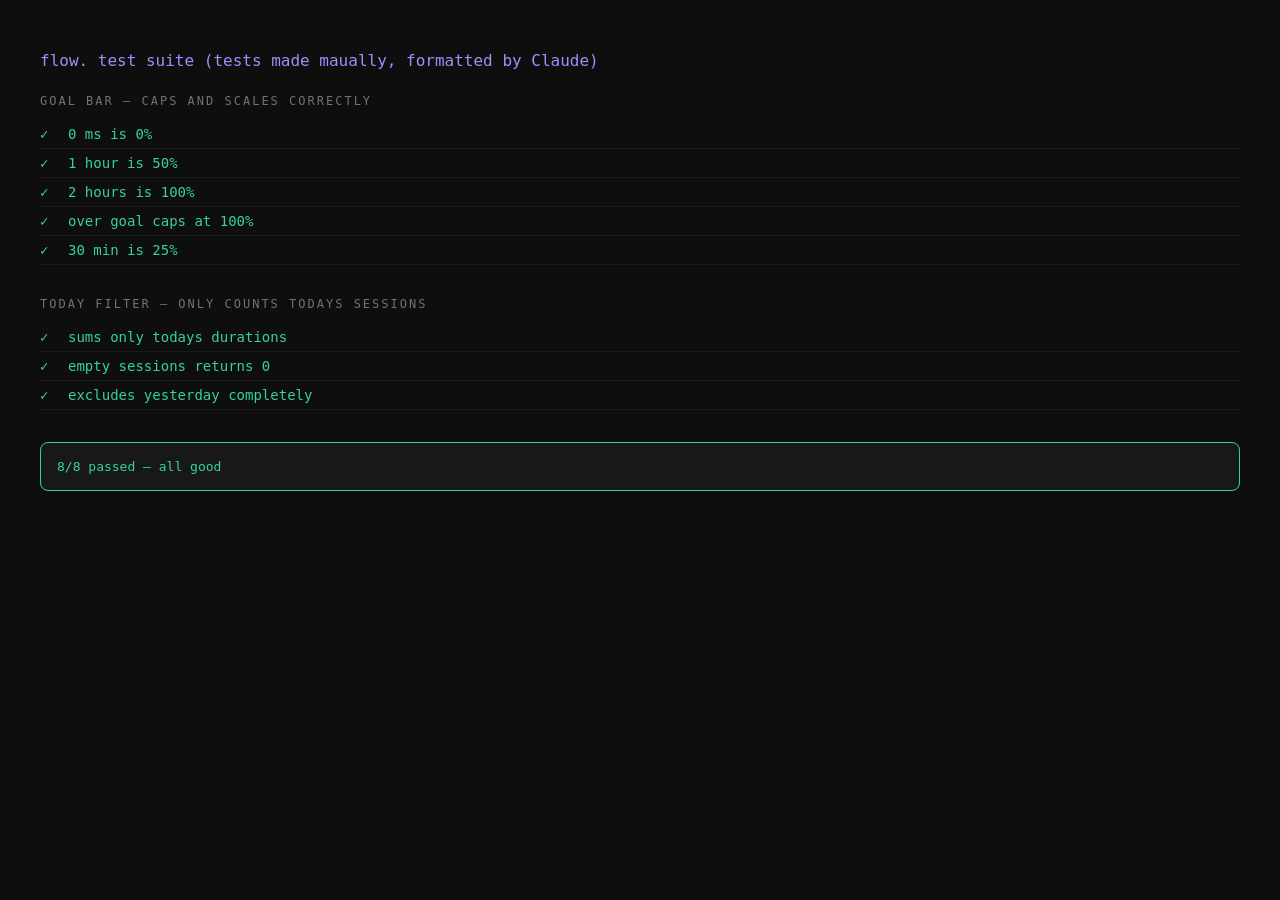
<file: tests.html>
<!DOCTYPE html>
<html lang="en">
<head>
  <meta charset="UTF-8" />
  <title>flow. tests</title>
  <style>
    body { font-family: 'DM Mono', monospace; background: #0e0e0f; color: #f4f4f5; padding: 2rem; font-size: 14px; }
    h1 { color: #a78bfa; font-size: 16px; margin-bottom: 1.5rem; font-weight: 500; }
    .suite { margin-bottom: 2rem; }
    .suite-name { font-size: 12px; letter-spacing: 2px; text-transform: uppercase; color: #71717a; margin-bottom: 0.75rem; }
    .test { display: flex; gap: 12px; align-items: flex-start; padding: 6px 0; border-bottom: 0.5px solid rgba(255,255,255,0.05); }
    .pass { color: #34d399; }
    .fail { color: #f87171; }
    .icon { width: 16px; flex-shrink: 0; }
    .desc { flex: 1; }
    .expected { color: #71717a; font-size: 12px; margin-top: 2px; }
    .summary { margin-top: 2rem; font-size: 13px; padding: 1rem; background: #18181b; border-radius: 8px; border: 0.5px solid rgba(255,255,255,0.07); }
    .summary.all-pass { border-color: #34d399; color: #34d399; }
    .summary.has-fail { border-color: #f87171; color: #f87171; }
  </style>
</head>
<body>
  <h1>flow. test suite (tests made maually, formatted by Claude)</h1>
  <div id="output"></div>
  <div id="summary" class="summary"></div>

<script>
const results = [];

function assert(description, actual, expected) {
  const pass = actual === expected;
  results.push({ description, actual, expected, pass });
}

function formatTime(ms) {
  const totalSeconds = Math.floor(ms / 1000);
  const hours = Math.floor(totalSeconds / 3600);
  const minutes = Math.floor((totalSeconds % 3600) / 60);
  const seconds = totalSeconds % 60;
  return [hours, minutes, seconds].map(n => String(n).padStart(2, '0')).join(':');
}

function formatDuration(ms) {
  const totalSeconds = Math.floor(ms / 1000);
  const hours = Math.floor(totalSeconds / 3600);
  const minutes = Math.floor((totalSeconds % 3600) / 60);
  const seconds = totalSeconds % 60;
  if (hours > 0) return `${hours}h ${minutes}m`;
  if (minutes > 0) return `${minutes}m ${seconds}s`;
  return `${seconds}s`;
}

function getHeatmapLevel(ms, maxMs) {
  if (ms === 0) return 0;
  if (ms < maxMs * 0.25) return 1;
  if (ms < maxMs * 0.50) return 2;
  if (ms < maxMs * 0.75) return 3;
  return 4;
}

function getTodayMsFromSessions(sessions) {
  const today = new Date().toDateString();
  return sessions
    .filter(s => new Date(s.timestamp).toDateString() === today)
    .reduce((sum, s) => sum + s.duration, 0);
}

function getGoalPct(spentMs, goalMs) {
  return Math.min(100, Math.round((spentMs / goalMs) * 100));
}

const suites = [
  {
    name: 'goal bar — caps and scales correctly',
    tests: () => {
      const GOAL = 2 * 60 * 60 * 1000;
      assert('0 ms is 0%', getGoalPct(0, GOAL), 0);
      assert('1 hour is 50%', getGoalPct(GOAL / 2, GOAL), 50);
      assert('2 hours is 100%', getGoalPct(GOAL, GOAL), 100);
      assert('over goal caps at 100%', getGoalPct(GOAL * 2, GOAL), 100);
      assert('30 min is 25%', getGoalPct(30 * 60 * 1000, GOAL), 25);
    }
  },
  {
    name: 'today filter — only counts todays sessions',
    tests: () => {
      const now = new Date().toISOString();
      const yesterday = new Date(Date.now() - 86400000).toISOString();
      const sessions = [
        { timestamp: now, duration: 60000 },
        { timestamp: now, duration: 30000 },
        { timestamp: yesterday, duration: 99999 },
      ];
      assert('sums only todays durations', getTodayMsFromSessions(sessions), 90000);
      assert('empty sessions returns 0', getTodayMsFromSessions([]), 0);
      assert('excludes yesterday completely', getTodayMsFromSessions([{ timestamp: yesterday, duration: 5000 }]), 0);
    }
  }
];

const output = document.getElementById('output');
let passed = 0;
let failed = 0;

suites.forEach(suite => {
  suite.tests();
  const suiteResults = results.splice(0);

  const div = document.createElement('div');
  div.className = 'suite';
  div.innerHTML = `<div class="suite-name">${suite.name}</div>` +
    suiteResults.map(r => {
      if (r.pass) passed++;
      else failed++;
      return `<div class="test">
        <span class="icon ${r.pass ? 'pass' : 'fail'}">${r.pass ? '✓' : '✗'}</span>
        <div class="desc">
          <div class="${r.pass ? 'pass' : 'fail'}">${r.description}</div>
          ${!r.pass ? `<div class="expected">expected: ${JSON.stringify(r.expected)} got: ${JSON.stringify(r.actual)}</div>` : ''}
        </div>
      </div>`;
    }).join('');
  output.appendChild(div);
});

const summary = document.getElementById('summary');
const total = passed + failed;
summary.textContent = `${passed}/${total} passed${failed > 0 ? ` — ${failed} failing` : ' — all good'}`;
summary.className = 'summary ' + (failed === 0 ? 'all-pass' : 'has-fail');
</script>
</body>
</html>
</file>
